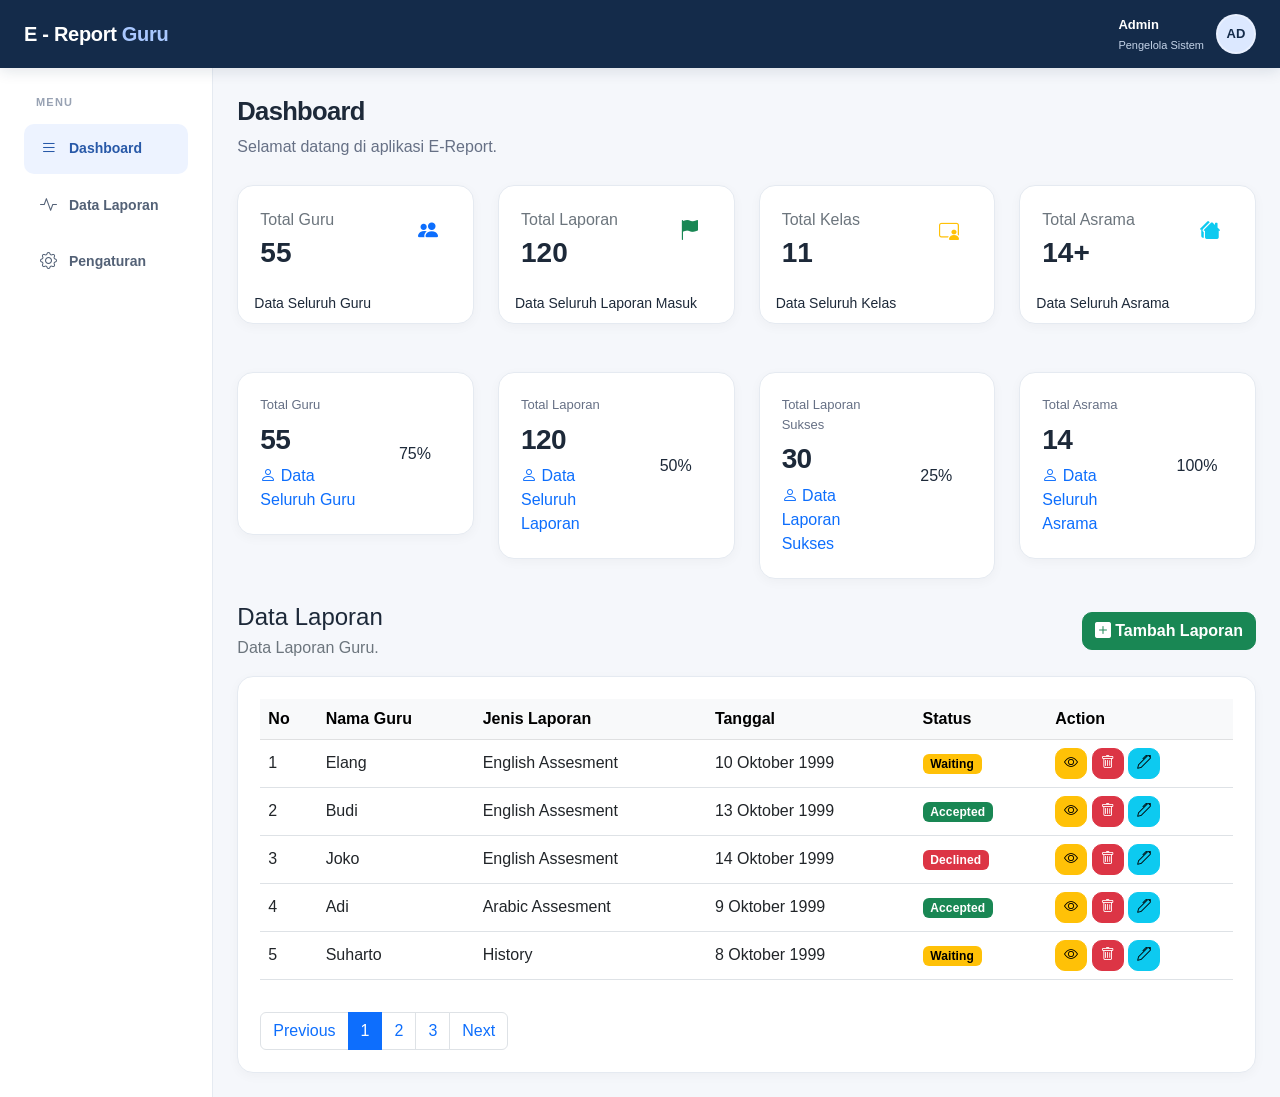
<file: E_Report (2)/E_Report/dsbrd.html>
<!DOCTYPE html>
<html lang="id">
<head>
    <meta charset="UTF-8">
    <meta name="viewport" content="width=device-width, initial-scale=1.0">
    <title>E-Report Dashboard</title>
    <link rel="stylesheet" href="bootstrap/css/bootstrap.min.css">
    <link rel="stylesheet" href="style.css">
    <link rel="stylesheet" href="https://cdn.jsdelivr.net/npm/bootstrap-icons@1.13.2/font/bootstrap-icons.min.css">
</head>
<body>
    <nav class="navbar topbar px-4">
        <span class="navbar-brand text-white fw-bold mb-0">
            E - Report <span class="brand-light">Guru</span>
        </span>
        <div class="admin-profile">
            <div>
                <span>Admin</span>
                <small>Pengelola Sistem</small>
            </div>
            <div class="admin-avatar">AD</div>
        </div>
    </nav>

    <div class="row g-0">
        <aside class="sidebar col-lg-2 p-4">
            <h5 class="menu-label">Menu</h5>
            <a href="dsbrd.html" class="menu-link active"><i class="bi bi-list"></i> Dashboard</a>
            <a href="statistik.html" class="menu-link"><i class="bi bi-activity"></i> Data Laporan</a>
            <a href="setting.html" class="menu-link"><i class="bi bi-gear"></i> Pengaturan</a>
        </aside>

        <main class="col-lg-10 p-4">
            <h2>Dashboard</h2>
            <p>Selamat datang di aplikasi E-Report.</p>

            <div class="row g-4 mb-4">
                <div class="col-lg-3 col-md-6">
                    <div class="card stat-card h-100">
                        <div class="card-body d-flex justify-content-between align-items-start">
                            <div>
                                <p class="text-secondary mb-1">Total Guru</p>
                                <h3 class="fw-bold mb-0">55</h3>
                            </div>
                            <div class="stat-icon bg-primary-subtle text-primary">
                                <i class="bi bi-people-fill"></i>
                            </div>
                        </div>
                        <div class="card-footer bg-transparent border-0 pt-0">
                            <small>Data Seluruh Guru</small>
                        </div>
                    </div>
                </div>

                <div class="col-lg-3 col-md-6">
                    <div class="card stat-card h-100">
                        <div class="card-body d-flex justify-content-between align-items-start">
                            <div>
                                <p class="text-secondary mb-1">Total Laporan</p>
                                <h3 class="fw-bold mb-0">120</h3>
                            </div>
                            <div class="stat-icon bg-success-subtle text-success">
                                <i class="bi bi-flag-fill"></i>
                            </div>
                        </div>
                        <div class="card-footer bg-transparent border-0 pt-0">
                            <small>Data Seluruh Laporan Masuk</small>
                        </div>
                    </div>
                </div>

                <div class="col-lg-3 col-md-6">
                    <div class="card stat-card h-100">
                        <div class="card-body d-flex justify-content-between align-items-start">
                            <div>
                                <p class="text-secondary mb-1">Total Kelas</p>
                                <h3 class="fw-bold mb-0">11</h3>
                            </div>
                            <div class="stat-icon bg-warning-subtle text-warning">
                                <i class="bi bi-person-video3"></i>
                            </div>
                        </div>
                        <div class="card-footer bg-transparent border-0 pt-0">
                            <small>Data Seluruh Kelas</small>
                        </div>
                    </div>
                </div>

                <div class="col-lg-3 col-md-6">
                    <div class="card stat-card h-100">
                        <div class="card-body d-flex justify-content-between align-items-start">
                            <div>
                                <p class="text-secondary mb-1">Total Asrama</p>
                                <h3 class="fw-bold mb-0">14+</h3>
                            </div>
                            <div class="stat-icon bg-info-subtle text-info">
                                <i class="bi bi-houses-fill"></i>
                            </div>
                        </div>
                        <div class="card-footer bg-transparent border-0 pt-0">
                            <small>Data Seluruh Asrama</small>
                        </div>
                    </div>
                </div>
            </div>

            <div class="row g-4 mt-1">
                <div class="col-lg-3 col-md-6">
                    <div class="card stat-card">
                        <div class="card-body">
                            <div class="stat-atas">
                                <div>
                                    <p class="stat-label">Total Guru</p>
                                    <h3 class="stat-number">55</h3>
                                    <span class="stat-keterangan text-primary"><i class="bi bi-person"></i> Data Seluruh Guru</span>
                                </div>
                                <div class="lingkaran-progres progres-biru">
                                    <div class="isi-lingkaran"><span>75%</span></div>
                                </div>
                            </div>
                            <div class="garis-progres"><div class="isi-garis garis-biru"></div></div>
                        </div>
                    </div>
                </div>

                <div class="col-lg-3 col-md-6">
                    <div class="card stat-card">
                        <div class="card-body">
                            <div class="stat-atas">
                                <div>
                                    <p class="stat-label">Total Laporan</p>
                                    <h3 class="stat-number">120</h3>
                                    <span class="stat-keterangan text-primary"><i class="bi bi-person"></i> Data Seluruh Laporan</span>
                                </div>
                                <div class="lingkaran-progres progres-hijau">
                                    <div class="isi-lingkaran"><span>50%</span></div>
                                </div>
                            </div>
                            <div class="garis-progres"><div class="isi-garis garis-hijau"></div></div>
                        </div>
                    </div>
                </div>

                <div class="col-lg-3 col-md-6">
                    <div class="card stat-card">
                        <div class="card-body">
                            <div class="stat-atas">
                                <div>
                                    <p class="stat-label">Total Laporan Sukses</p>
                                    <h3 class="stat-number">30</h3>
                                    <span class="stat-keterangan text-primary"><i class="bi bi-person"></i> Data Laporan Sukses</span>
                                </div>
                                <div class="lingkaran-progres progres-ungu">
                                    <div class="isi-lingkaran"><span>25%</span></div>
                                </div>
                            </div>
                            <div class="garis-progres"><div class="isi-garis garis-ungu"></div></div>
                        </div>
                    </div>
                </div>

                <div class="col-lg-3 col-md-6">
                    <div class="card stat-card">
                        <div class="card-body">
                            <div class="stat-atas">
                                <div>
                                    <p class="stat-label">Total Asrama</p>
                                    <h3 class="stat-number">14</h3>
                                    <span class="stat-keterangan text-primary"><i class="bi bi-person"></i> Data Seluruh Asrama</span>
                                </div>
                                <div class="lingkaran-progres progres-kuning">
                                    <div class="isi-lingkaran"><span>100%</span></div>
                                </div>
                            </div>
                            <div class="garis-progres"><div class="isi-garis garis-kuning"></div></div>
                        </div>
                    </div>
                </div>
            </div>

            <div class="mt-4">
                <div class="d-flex justify-content-between align-items-center flex-wrap gap-2 mb-3">
                    <div>
                        <h4 class="judul-bagian mb-1">Data Laporan</h4>
                        <p class="text-secondary mb-0">Data Laporan Guru.</p>
                    </div>
                    <button type="button" class="btn btn-success"><i class="bi bi-plus-square-fill"></i> Tambah Laporan</button>
                </div>

                <div class="card">
                    <div class="card-body">
                        <div class="table-responsive">
                            <table class="table table-hover align-middle">
                                <thead class="table-light">
                                    <tr>
                                        <th>No</th>
                                        <th>Nama Guru</th>
                                        <th>Jenis Laporan</th>
                                        <th>Tanggal</th>
                                        <th>Status</th>
                                        <th>Action</th>
                                    </tr>
                                </thead>
                                <tbody>
                                    <tr>
                                        <td>1</td>
                                        <td>Elang</td>
                                        <td>English Assesment</td>
                                        <td>10 Oktober 1999</td>
                                        <td><span class="badge text-bg-warning">Waiting</span></td>
                                        <td>
                                            <button class="btn btn-sm btn-warning"><i class="bi bi-eye"></i></button>
                                            <button class="btn btn-sm btn-danger"><i class="bi bi-trash"></i></button>
                                            <button class="btn btn-sm btn-info"><i class="bi bi-pen"></i></button>
                                        </td>
                                    </tr>
                                    <tr>
                                        <td>2</td>
                                        <td>Budi</td>
                                        <td>English Assesment</td>
                                        <td>13 Oktober 1999</td>
                                        <td><span class="badge text-bg-success">Accepted</span></td>
                                        <td>
                                            <button class="btn btn-sm btn-warning"><i class="bi bi-eye"></i></button>
                                            <button class="btn btn-sm btn-danger"><i class="bi bi-trash"></i></button>
                                            <button class="btn btn-sm btn-info"><i class="bi bi-pen"></i></button>
                                        </td>
                                    </tr>
                                    <tr>
                                        <td>3</td>
                                        <td>Joko</td>
                                        <td>English Assesment</td>
                                        <td>14 Oktober 1999</td>
                                        <td><span class="badge text-bg-danger">Declined</span></td>
                                        <td>
                                            <button class="btn btn-sm btn-warning"><i class="bi bi-eye"></i></button>
                                            <button class="btn btn-sm btn-danger"><i class="bi bi-trash"></i></button>
                                            <button class="btn btn-sm btn-info"><i class="bi bi-pen"></i></button>
                                        </td>
                                    </tr>
                                    <tr>
                                        <td>4</td>
                                        <td>Adi</td>
                                        <td>Arabic Assesment</td>
                                        <td>9 Oktober 1999</td>
                                        <td><span class="badge text-bg-success">Accepted</span></td>
                                        <td>
                                            <button class="btn btn-sm btn-warning"><i class="bi bi-eye"></i></button>
                                            <button class="btn btn-sm btn-danger"><i class="bi bi-trash"></i></button>
                                            <button class="btn btn-sm btn-info"><i class="bi bi-pen"></i></button>
                                        </td>
                                    </tr>
                                    <tr>
                                        <td>5</td>
                                        <td>Suharto</td>
                                        <td>History</td>
                                        <td>8 Oktober 1999</td>
                                        <td><span class="badge text-bg-warning">Waiting</span></td>
                                        <td>
                                            <button class="btn btn-sm btn-warning"><i class="bi bi-eye"></i></button>
                                            <button class="btn btn-sm btn-danger"><i class="bi bi-trash"></i></button>
                                            <button class="btn btn-sm btn-info"><i class="bi bi-pen"></i></button>
                                        </td>
                                    </tr>
                                </tbody>
                            </table>
                        </div>

                        <ul class="pagination mb-0 mt-3">
                            <li class="page-item"><a href="#" class="page-link">Previous</a></li>
                            <li class="page-item"><a href="#" class="page-link active">1</a></li>
                            <li class="page-item"><a href="#" class="page-link">2</a></li>
                            <li class="page-item"><a href="#" class="page-link">3</a></li>
                            <li class="page-item"><a href="#" class="page-link">Next</a></li>
                        </ul>
                    </div>
                </div>
            </div>
        </main>
    </div>

    <script src="bootstrap/js/bootstrap.bundle.min.js"></script>
</body>
</html>
</file>
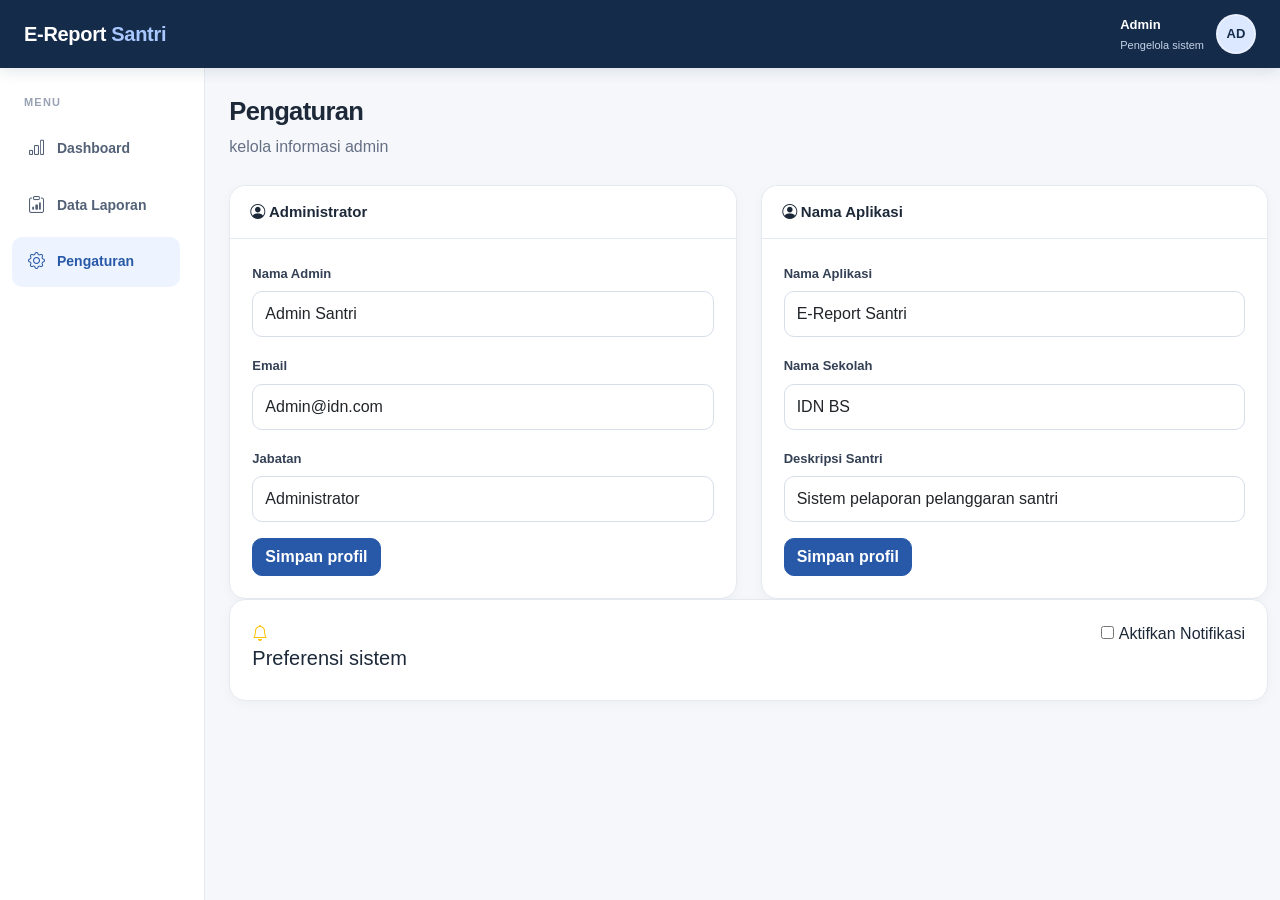
<file: E_Report (2)/E_Report/setting.html>
<!DOCTYPE html>
<html lang="id">
<head>
    <meta charset="UTF-8">
    <meta name="viewport" content="width=device-width, initial-scale=1.0">
    <title>E-Report</title>
    <link rel="stylesheet" href="bootstrap/css/bootstrap.min.css">
    <link rel="stylesheet" href="style.css">
    <link rel="stylesheet" href="https://cdn.jsdelivr.net/npm/bootstrap-icons@1.13.2/font/bootstrap-icons.min.css">
</head>
<body>

    <nav class="navbar topbar px-4">
        <span class="navbar-brand text-white fw-bold">
            E-Report <span class="brand-light">Santri</span> 
        </span>
        <div class="admin-profile">
            <div>
                <span>Admin</span>
                <small>Pengelola sistem</small>
            </div>
            <div class="admin-avatar">AD</div>
        </div>
    </nav>
    <div class="row">
        <aside class="sidebar col-lg-2 p-4">
            <h5 class="menu-label">Menu</h5>
            <a href="dsbrd.html" class="menu-link "> <i class="bi bi-bar-chart"></i> Dashboard</a>
            <a href="statistik.html" class="menu-link"><i class="bi bi-clipboard-data"></i> Data Laporan</a>
            <a href="setting.html" class="menu-link active"> <i class="bi bi-gear"></i> Pengaturan</a>
        </aside>
        <main class="col-lg-10 p-4">
            <h2>Pengaturan</h2>
            <p>kelola informasi admin</p>

            <div class="row">
                <div class="col-lg-6">
                    <div class="card h-100">
                        <div class="card-header">
                            <h5> <i class="bi bi-person-circle"></i> Administrator</h5>
                        </div>
                            <div class="card-body">
                                <form action="">
                                    <div class="mb-3">
                                    <label for="" class="form-label">Nama Admin</label>
                                    <input type="text" value="Admin Santri" class="form-control">
                                    </div>
                                    <div class="mb-3">
                                    <label for="" class="form-label">Email</label>
                                    <input type="text" value="Admin@idn.com" class="form-control">
                                    </div>
                                    <div class="mb-3">
                                    <label for="" class="form-label">Jabatan</label>
                                    <input type="text" value="Administrator" class="form-control">
                                    </div>
                                    <button class="btn btn-primary">
                                        <i class="bi bi-floopy"></i>
                                        Simpan profil
                                    </button>
                                </form>
                            </div>
                    </div>
                </div>
                <div class="col-lg-6">
                     <div class="card h-100">
                        <div class="card-header">
                            <h5> <i class="bi bi-person-circle"></i> Nama Aplikasi</h5>
                        </div>
                            <div class="card-body">
                                <form action="">
                                    <div class="mb-3">
                                    <label for="" class="form-label">Nama Aplikasi</label>
                                    <input type="text" value="E-Report Santri" class="form-control">
                                    </div>
                                    <div class="mb-3">
                                    <label for="" class="form-label">Nama Sekolah</label>
                                    <input type="text" value="IDN BS" class="form-control">
                                    </div>
                                    <div class="mb-3">
                                    <label for="" class="form-label">Deskripsi Santri</label>
                                    <input type="text" value="Sistem pelaporan pelanggaran santri" class="form-control">
                                    </div>
                                    <button class="btn btn-primary">
                                        <i class="bi bi-floopy"></i>
                                        Simpan profil
                                    </button>
                                </form>
                            </div>
                    </div>
                </div>
                <div class="col-lg-12">
                    <div class="card">
                        <div class="card-body">
                            <div class="d-flex justify-content-between">
                                <div>
                                    <i class="bi bi-bell text-warning"></i>
                                    <h5>Preferensi sistem</h5>
                                </div>
                                <div class="form-check form-switch">
                                    <input type="checkbox" 
                                    class="foem-check-input">
                                    <label for="form-check-label">
                                        Aktifkan Notifikasi
                                    </label>
                                </div>
                            </div>
                        </div>
                    </div>
                </div>
            </div>

        </main>
    </div>
    
    <script src="bootstrap/js/bootstrap.bundle.min.js"></script>
</body>
</html>
</file>
<file: E_Report (2)/E_Report/style.css>
/* E-Report IDN — clean, responsive dashboard styling */
:root {
  --navy: #142b4a;
  --blue: #2859a8;
  --blue-soft: #edf3ff;
  --ink: #1d2939;
  --muted: #667085;
  --line: #e5eaf1;
  --surface: #ffffff;
  --page: #f5f7fb;
  --radius: 16px;
}
* { box-sizing: border-box; }
html { scroll-behavior: smooth; }
body {
  margin: 0;
  background: var(--page);
  color: var(--ink);
  font-family: Inter, "Segoe UI", Roboto, Arial, sans-serif;
  overflow-x: hidden;
  -webkit-font-smoothing: antialiased;
}
.topbar {
  background: var(--navy);
  min-height: 68px;
  color: white;
  display: flex;
  align-items: center;
  justify-content: space-between;
  gap: 16px;
  box-shadow: 0 3px 14px rgba(20, 43, 74, .12);
}
.topbar .navbar-brand { letter-spacing: -.3px; }
.brand-light { color: #a9c8ff; }
.admin-profile { display:flex; color:white; align-items:center; gap:12px; }
.admin-profile span, .admin-profile small { display:block; }
.admin-profile span { font-size:13px; font-weight:700; }
.admin-profile small { color:#c5d4e9; font-size:11px; margin-top:2px; }
.admin-avatar {
  background:#dce8ff; color:var(--navy); width:40px; height:40px;
  display:flex; align-items:center; justify-content:center; border-radius:50%;
  font-size:13px; font-weight:800; border:2px solid rgba(255,255,255,.35);
}
.sidebar {
  background:var(--surface); min-height:calc(100vh - 68px);
  border-right:1px solid var(--line); display:flex; flex-direction:column;
  gap:7px; padding-top:28px !important;
}
.menu-label {
  color:#98a2b3; font-size:11px; font-weight:800; text-transform:uppercase;
  letter-spacing:1.2px; margin:0 0 8px 12px;
}
.menu-link {
  display:flex; align-items:center; gap:11px; text-decoration:none;
  color:#536176; font-size:14px; font-weight:600; padding:12px 14px;
  border-radius:10px; transition:background .18s ease,color .18s ease;
}
.menu-link i { font-size:17px; width:20px; text-align:center; }
.menu-link:hover, .menu-link.active { background:var(--blue-soft); color:var(--blue); }
main { min-width:0; }
main h2 { font-size:clamp(1.45rem,2vw,1.9rem); font-weight:750; letter-spacing:-.7px; margin:4px 0 8px; }
main > p { color:var(--muted); margin-bottom:26px; }
.card {
  border:1px solid var(--line); border-radius:var(--radius);
  box-shadow:0 3px 12px rgba(16,24,40,.035); background:var(--surface);
}
.card-header { background:#fff; border-bottom:1px solid var(--line); padding:17px 20px; border-radius:var(--radius) var(--radius) 0 0 !important; }
.card-header h5 { margin:0; font-size:15px; font-weight:700; }
.card-body { padding:22px; }
.card-footer { border-top:1px solid var(--line); }
.stat-card { border:1px solid var(--line); border-radius:var(--radius); overflow:hidden; transition:transform .2s ease,box-shadow .2s ease; }
.stat-card:hover { transform:translateY(-2px); box-shadow:0 10px 24px rgba(35,64,120,.08); }
.stat-card .card-body { padding:22px; }
.stat-icon {
  width:46px; height:46px; flex-shrink:0; border-radius:13px;
  display:flex; justify-content:center; align-items:center; font-size:20px;
}
.stat-atas { display:flex; justify-content:space-between; align-items:center; gap:10px; }
.stat-label { color:var(--muted); font-size:13px; margin-bottom:8px; }
.stat-number { margin-bottom:8px; font-weight:750; letter-spacing:-.6px; }
.tabel-laporan { vertical-align:middle; }
.tabel-laporan thead th { color:#667085; white-space:nowrap; font-size:12px; font-weight:700; text-transform:uppercase; letter-spacing:.5px; padding:14px 16px; background:#f8fafc; }
.tabel-laporan tbody td { padding:15px 16px; border-color:#edf0f5; font-size:14px; }
.lingkaran-progres { width:72px; height:72px; border-radius:50%; display:flex; align-items:center; justify-content:center; flex-shrink:0; }
.area-grafik { position:relative; min-height:260px; width:100%; }
.form-label { color:#344054; font-weight:600; font-size:13px; }
.form-control, .form-select { border-color:#d7deea; border-radius:10px; padding:10px 12px; }
.form-control:focus, .form-select:focus { border-color:#7ea5ed; box-shadow:0 0 0 .2rem rgba(40,89,168,.12); }
.btn { border-radius:10px; font-weight:600; }
.btn-primary { background:var(--blue); border-color:var(--blue); }
.btn-primary:hover { background:#1d478c; border-color:#1d478c; }
.badge { font-weight:650; letter-spacing:.1px; }
@media (max-width: 991.98px) {
  .sidebar { min-height:auto; border-right:0; border-bottom:1px solid var(--line); padding:16px !important; }
  .sidebar .menu-label { margin-left:8px; }
  main { padding:22px !important; }
}
@media (max-width: 575.98px) {
  .topbar { padding:12px 16px !important; }
  .admin-profile small { display:none; }
  .admin-avatar { width:34px; height:34px; }
  main { padding:18px 14px !important; }
  .card-body, .stat-card .card-body { padding:17px; }
}
</file>
